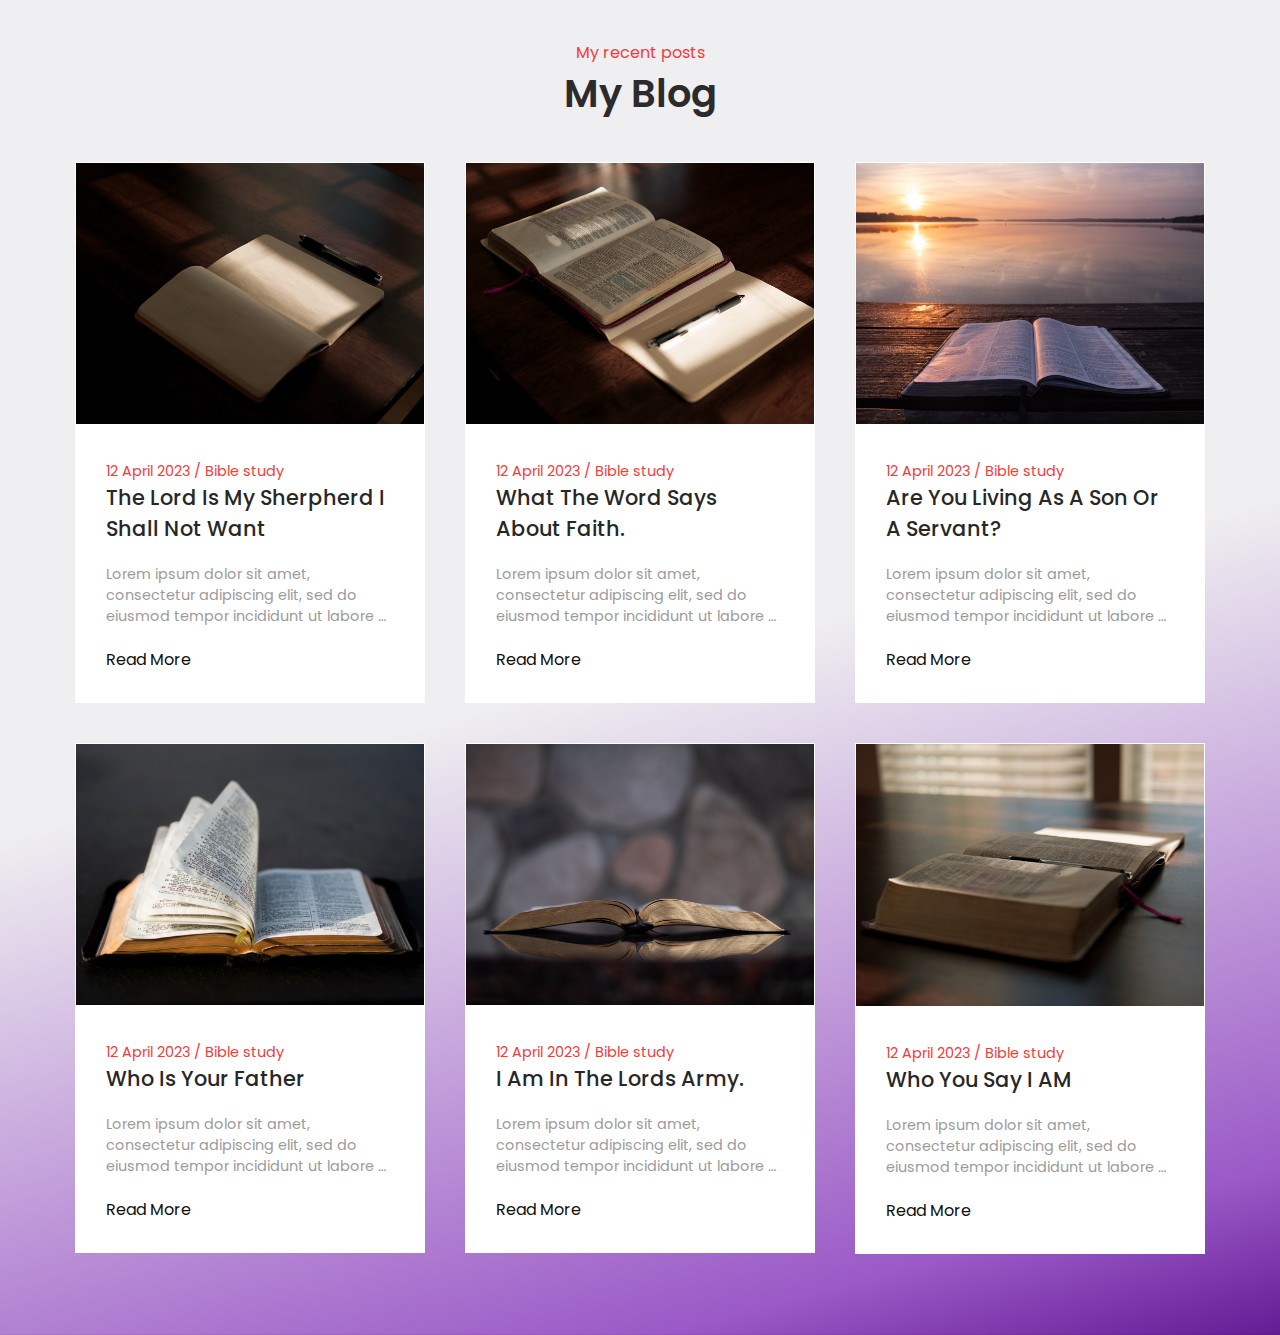
<file: blog.html>
<!DOCTYPE html>
<html lang="en">
<head>
    <meta charset="UTF-8">
    <meta http-equiv="X-UA-Compatible" content="IE=edge">
    <meta name="viewport" content="width=device-width, initial-scale=1.0, maximum-scale=1.0, user-scalable=no">

    <!------------- title ----------->
    <title>blog section</title>

    <!-----stylsheet------------>
    <link rel="stylesheet" href="stylesheet3.css">

    <!--fav-icon----------------->
    <link rel="shortcut icon" href="images/favicon.ico">

    <!--- poppins -------->
    <link rel="preconnect" href="https://fonts.googleapis.com">
<link rel="preconnect" href="https://fonts.gstatic.com" crossorigin>
<link href="https://fonts.googleapis.com/css2?family=Poppins:ital,wght@0,100;0,200;0,300;0,400;0,500;0,600;0,700;0,800;0,900;1,100;1,200;1,300;1,400;1,500;1,600;1,700;1,800;1,900&display=swap" rel="stylesheet">
</head>

<body>
    





     <!--- blog-section---------------------->
     <secction id="blog">

         <!-----heading------------>
         <div class="blog-heading">
            <span>My recent posts</span>
            <h3>My Blog</h3>
         </div>

         <!--- blog container-------->
         <div class="blog-container">

            <!--box-1--------------->
            <div class="blog-box">
                <!----img-->
                <div class="blog-img">
                    <img src="images/blog images/blogimg1.jpg" alt="Blog" height="388.8px" width="518.4px">
                </div>

                <!---text----->
                <div class="blog-text">
                    <span>12 April 2023 / Bible study</span>
                    <a href="#" class="blog-title">The Lord Is My Sherpherd I Shall Not Want</a>
                    <p>Lorem ipsum dolor sit amet, consectetur adipiscing elit, sed do eiusmod tempor incididunt ut labore et dolore magna aliqua. Ut enim ad minim veniam, quis nostrud exercitation ullamco laboris nisi ut aliquip ex ea commodo consequat. Duis aute irure dolor in reprehenderit in voluptate velit esse cillum dolore eu fugiat nulla pariatur. Excepteur sint occaecat cupidatat non proident, sunt in culpa qui officia deserunt mollit anim id est laborum.</p>
                    <a href="#">Read More</a>
                </div>
            </div>

            <!--box-2--------------->
            <div class="blog-box">
                <!----img-->
                <div class="blog-img">
                    <img src="images/blog images/blogimg2.jpg" alt="Blog" height="388.8px" width="518.4px">
                </div>

                <!---text----->
                <div class="blog-text">
                    <span>12 April 2023 / Bible study</span>
                    <a href="#" class="blog-title">What The Word Says About Faith.</a>
                    <p>Lorem ipsum dolor sit amet, consectetur adipiscing elit, sed do eiusmod tempor incididunt ut labore et dolore magna aliqua. Ut enim ad minim veniam, quis nostrud exercitation ullamco laboris nisi ut aliquip ex ea commodo consequat. Duis aute irure dolor in reprehenderit in voluptate velit esse cillum dolore eu fugiat nulla pariatur. Excepteur sint occaecat cupidatat non proident, sunt in culpa qui officia deserunt mollit anim id est laborum.</p>
                    <a href="#">Read More</a>
                </div>
            </div>

            <!--box-3--------------->
            <div class="blog-box">
                <!----img-->
                <div class="blog-img">
                    <img src="images/blog images/blogimg3.jpg" alt="Blog" height="388.8px" width="518.4px">
                </div>

                <!---text----->
                <div class="blog-text">
                    <span>12 April 2023 / Bible study</span>
                    <a href="#" class="blog-title">Are You Living As A Son Or A Servant?</a>
                    <p>Lorem ipsum dolor sit amet, consectetur adipiscing elit, sed do eiusmod tempor incididunt ut labore et dolore magna aliqua. Ut enim ad minim veniam, quis nostrud exercitation ullamco laboris nisi ut aliquip ex ea commodo consequat. Duis aute irure dolor in reprehenderit in voluptate velit esse cillum dolore eu fugiat nulla pariatur. Excepteur sint occaecat cupidatat non proident, sunt in culpa qui officia deserunt mollit anim id est laborum.</p>
                    <a href="#">Read More</a>
                </div>
            </div>

             <!--box-4--------------->
            <div class="blog-box">
                <!----img-->
                <div class="blog-img">
                    <img src="images/blog images/blogimg4.jpg" alt="Blog" height="388.8px" width="518.4px">
                </div>

                <!---text----->
                <div class="blog-text">
                    <span>12 April 2023 / Bible study</span>
                    <a href="#" class="blog-title">Who Is Your Father</a>
                    <p>Lorem ipsum dolor sit amet, consectetur adipiscing elit, sed do eiusmod tempor incididunt ut labore et dolore magna aliqua. Ut enim ad minim veniam, quis nostrud exercitation ullamco laboris nisi ut aliquip ex ea commodo consequat. Duis aute irure dolor in reprehenderit in voluptate velit esse cillum dolore eu fugiat nulla pariatur. Excepteur sint occaecat cupidatat non proident, sunt in culpa qui officia deserunt mollit anim id est laborum.</p>
                    <a href="#">Read More</a>
                </div>
            </div>

            <!--box-5--------------->
            <div class="blog-box">
                <!----img-->
                <div class="blog-img">
                    <img src="images/blog images/blogimg5.jpg" alt="Blog" height="388.8px" width="518.4px">
                </div>

                <!---text----->
                <div class="blog-text">
                    <span>12 April 2023 / Bible study</span>
                    <a href="#" class="blog-title">I Am In The Lords Army.</a>
                    <p>Lorem ipsum dolor sit amet, consectetur adipiscing elit, sed do eiusmod tempor incididunt ut labore et dolore magna aliqua. Ut enim ad minim veniam, quis nostrud exercitation ullamco laboris nisi ut aliquip ex ea commodo consequat. Duis aute irure dolor in reprehenderit in voluptate velit esse cillum dolore eu fugiat nulla pariatur. Excepteur sint occaecat cupidatat non proident, sunt in culpa qui officia deserunt mollit anim id est laborum.</p>
                    <a href="#">Read More</a>
                </div>
            </div>

            <!--box-6--------------->
            <div class="blog-box">
                <!----img-->
                <div class="blog-img">
                    <img src="images/blog images/blogimg6.jpg" alt="Blog" height="388.8px" width="518.4px">
                </div>

                <!---text----->
                <div class="blog-text">
                    <span>12 April 2023 / Bible study</span>
                    <a href="#" class="blog-title">Who You Say I AM</a>
                    <p>Lorem ipsum dolor sit amet, consectetur adipiscing elit, sed do eiusmod tempor incididunt ut labore et dolore magna aliqua. Ut enim ad minim veniam, quis nostrud exercitation ullamco laboris nisi ut aliquip ex ea commodo consequat. Duis aute irure dolor in reprehenderit in voluptate velit esse cillum dolore eu fugiat nulla pariatur. Excepteur sint occaecat cupidatat non proident, sunt in culpa qui officia deserunt mollit anim id est laborum.</p>
                    <a href="#">Read More</a>
                </div>
            </div>



         </div>


     </secction>

</body>
</html>
</file>
<file: stylesheet3.css>
*{
    margin: 0px;
    padding: 0px;
    font-family: Poppins;
    box-sizing: border-box;
}
a{
    text-decoration: none;
}
ul{
    list-style: none;
}
body{
    margin: 0px;
    padding: 0px;
    font-family: Poppins;
    background: linear-gradient(165deg, #efeef0 50%, #9b5ac7 90%, #641c94);

}

/*-----blog---------------*/
#blog{
    display: flex;
    justify-content: center;
    align-items: center;
    flex-direction: column;
    padding: 40px;
    border-bottom: 1px solid rgba(0,0,0,0.05);
}
.blog-heading{
    display: flex;
    justify-content:center;
    align-items: center;
    flex-direction: column;
}
.blog-heading span{
    color: #f33c3c;
}
.blog-heading h3{
    font-size: 2.4rem;
    color: #2b2b2b;
    font-weight: 600;
}
.blog-container{
    display: flex;
    justify-content: center;
    align-items: center;
    margin: 20px 0px;
    flex-wrap: wrap;
}
.blog-box{
    width: 350px;
    background-color: #ffffff; 
    
    border: 1px solid #ffffff;
    margin: 20px;
}
.blog-img{
    width: 100%;
    height: auto;
}
.blog-img img{
    width: 100%;
    height: 100%;
    object-fit: cover;
    object-position: center;

}
.blog-text{
    padding: 30px;
    display: flex;
    flex-direction: column;

}
.blog-text span{
    color: #f33c3c;
    font-size: 0.9rem;

}
.blog-text .blog-title{
    font-size: 1.3rem;
    font-weight: 500;
    color: #272727;
}
.blog-text .blog-title:hover{
    color: #f33c3c;
    transition: all ease 0.3s;
}
.blog-text p{
    color: #9b9b9b;
    font-size: 0.9rem;
    display: -webkit-box;
    -webkit-line-clamp: 3;
    -webkit-box-orient: vertical;
    overflow: hidden;
    text-overflow: ellipsis;
    margin: 20px 0px;
}
.blog-text a{
    color: #0f0f0f;
}
.blog-text a:hover{
    color: #f33c3c;
    transition: all ease 0.3s;
}
@media(max-width:1250px){
    .blog-box{
        width: 300px;
    }
}
@media(max-width:1100px){
    .blog-box{
        width: 70%;
    }
}
@media(max-width:550px){
    .blog-box{
        margin: 20px 10px;
        width: 100%;
    }
    #blog{
        padding: 20px;
    }
}
</file>
